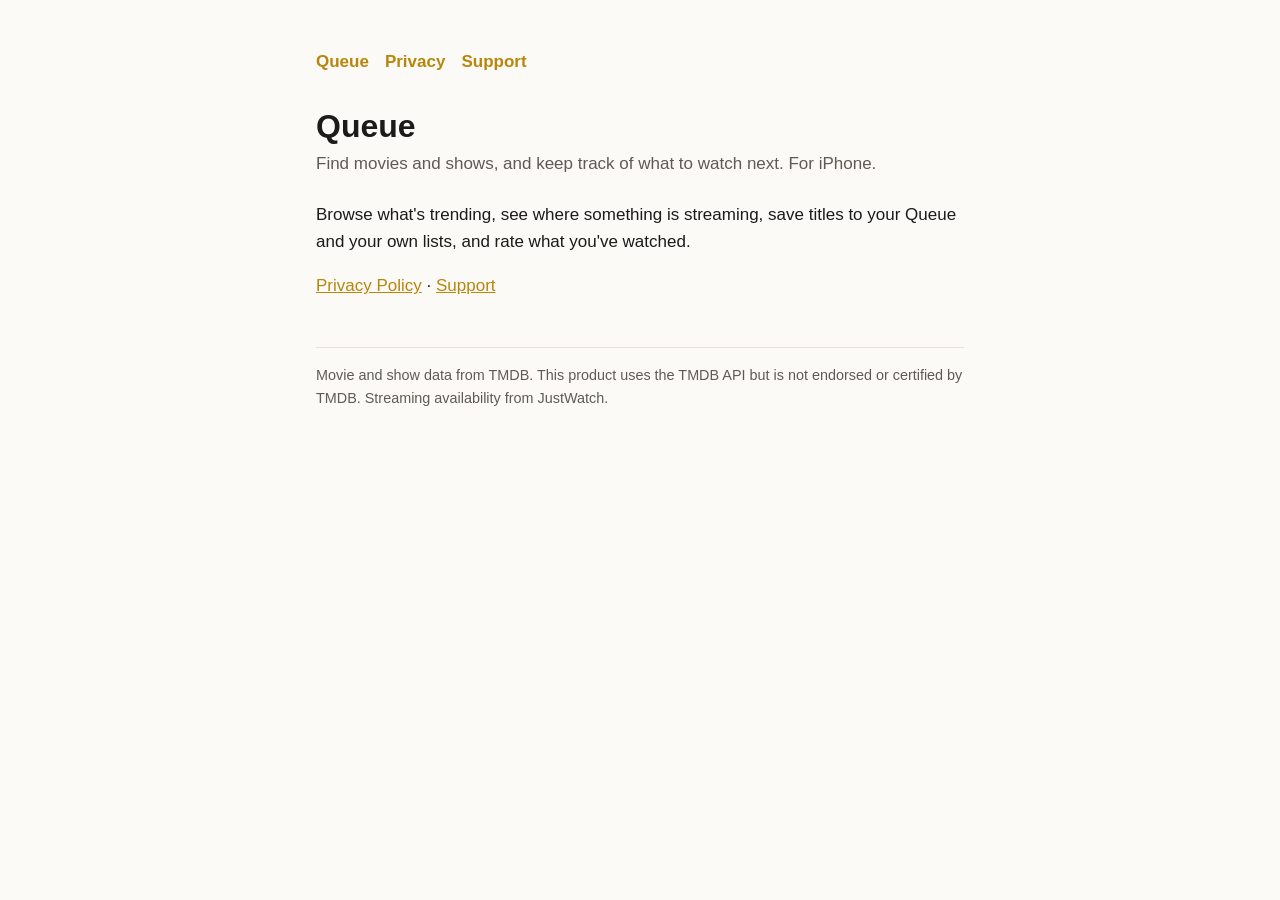
<file: index.html>
<!doctype html>
<html lang="en"><head><meta charset="utf-8"><meta name="viewport" content="width=device-width,initial-scale=1">
<title>Queue</title><link rel="stylesheet" href="style.css"></head>
<body><main>
<nav><a href="./">Queue</a><a href="privacy.html">Privacy</a><a href="support.html">Support</a></nav>
<h1>Queue</h1>
<p class="sub">Find movies and shows, and keep track of what to watch next. For iPhone.</p>
<p>Browse what's trending, see where something is streaming, save titles to your Queue and your own lists, and rate what you've watched.</p>
<p><a href="privacy.html">Privacy Policy</a> · <a href="support.html">Support</a></p>
<footer>Movie and show data from TMDB. This product uses the TMDB API but is not endorsed or certified by TMDB. Streaming availability from JustWatch.</footer>
</main></body></html>
</file>
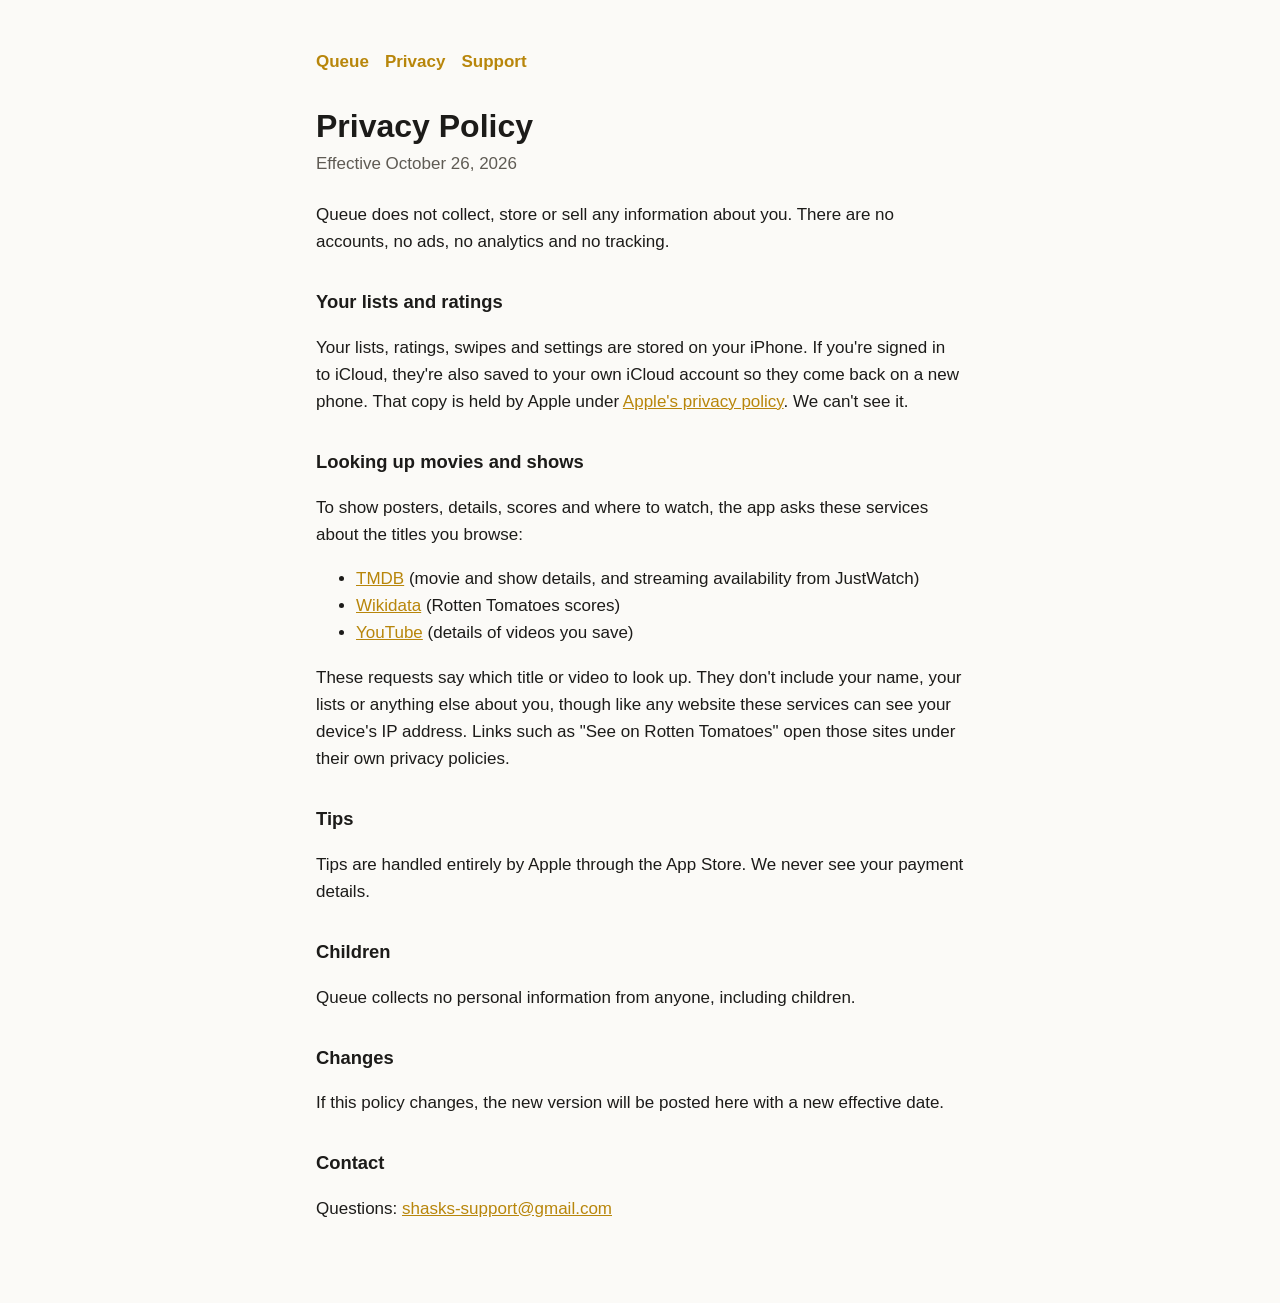
<file: privacy.html>
<!doctype html>
<html lang="en"><head><meta charset="utf-8"><meta name="viewport" content="width=device-width,initial-scale=1">
<title>Queue Privacy Policy</title><link rel="stylesheet" href="style.css"></head>
<body><main>
<nav><a href="./">Queue</a><a href="privacy.html">Privacy</a><a href="support.html">Support</a></nav>
<h1>Privacy Policy</h1>
<p class="sub">Effective October 26, 2026</p>

<p>Queue does not collect, store or sell any information about you. There are no accounts, no ads, no analytics and no tracking.</p>

<h2>Your lists and ratings</h2>
<p>Your lists, ratings, swipes and settings are stored on your iPhone. If you're signed in to iCloud, they're also saved to your own iCloud account so they come back on a new phone. That copy is held by Apple under <a href="https://www.apple.com/legal/privacy/">Apple's privacy policy</a>. We can't see it.</p>

<h2>Looking up movies and shows</h2>
<p>To show posters, details, scores and where to watch, the app asks these services about the titles you browse:</p>
<ul>
<li><a href="https://www.themoviedb.org/privacy-policy">TMDB</a> (movie and show details, and streaming availability from JustWatch)</li>
<li><a href="https://foundation.wikimedia.org/wiki/Policy:Privacy_policy">Wikidata</a> (Rotten Tomatoes scores)</li>
<li><a href="https://policies.google.com/privacy">YouTube</a> (details of videos you save)</li>
</ul>
<p>These requests say which title or video to look up. They don't include your name, your lists or anything else about you, though like any website these services can see your device's IP address. Links such as "See on Rotten Tomatoes" open those sites under their own privacy policies.</p>

<h2>Tips</h2>
<p>Tips are handled entirely by Apple through the App Store. We never see your payment details.</p>

<h2>Children</h2>
<p>Queue collects no personal information from anyone, including children.</p>

<h2>Changes</h2>
<p>If this policy changes, the new version will be posted here with a new effective date.</p>

<h2>Contact</h2>
<p>Questions: <a href="mailto:shasks-support@gmail.com">shasks-support@gmail.com</a></p>
</main></body></html>
</file>
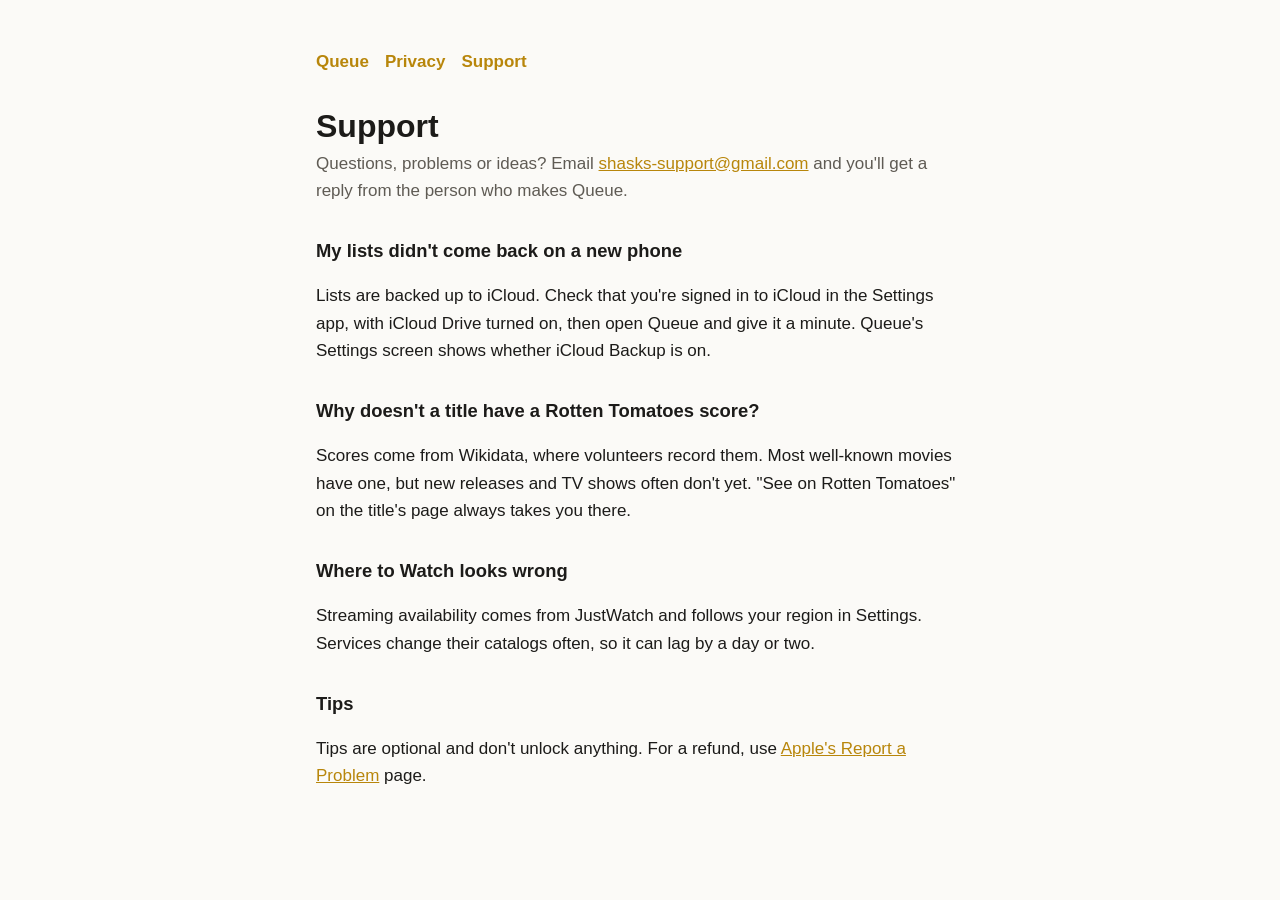
<file: support.html>
<!doctype html>
<html lang="en"><head><meta charset="utf-8"><meta name="viewport" content="width=device-width,initial-scale=1">
<title>Queue Support</title><link rel="stylesheet" href="style.css"></head>
<body><main>
<nav><a href="./">Queue</a><a href="privacy.html">Privacy</a><a href="support.html">Support</a></nav>
<h1>Support</h1>
<p class="sub">Questions, problems or ideas? Email <a href="mailto:shasks-support@gmail.com">shasks-support@gmail.com</a> and you'll get a reply from the person who makes Queue.</p>

<h2>My lists didn't come back on a new phone</h2>
<p>Lists are backed up to iCloud. Check that you're signed in to iCloud in the Settings app, with iCloud Drive turned on, then open Queue and give it a minute. Queue's Settings screen shows whether iCloud Backup is on.</p>

<h2>Why doesn't a title have a Rotten Tomatoes score?</h2>
<p>Scores come from Wikidata, where volunteers record them. Most well-known movies have one, but new releases and TV shows often don't yet. "See on Rotten Tomatoes" on the title's page always takes you there.</p>

<h2>Where to Watch looks wrong</h2>
<p>Streaming availability comes from JustWatch and follows your region in Settings. Services change their catalogs often, so it can lag by a day or two.</p>

<h2>Tips</h2>
<p>Tips are optional and don't unlock anything. For a refund, use <a href="https://reportaproblem.apple.com">Apple's Report a Problem</a> page.</p>
</main></body></html>
</file>
<file: style.css>
:root{--bg:#fbfaf7;--fg:#1c1b19;--muted:#5f5b54;--accent:#b8860b;--line:#e6e2da}
@media (prefers-color-scheme:dark){:root{--bg:#121110;--fg:#efece6;--muted:#a8a296;--accent:#f2b632;--line:#2a2825}}
*{box-sizing:border-box}
body{margin:0;background:var(--bg);color:var(--fg);font:17px/1.6 -apple-system,BlinkMacSystemFont,"Segoe UI",Roboto,sans-serif}
main{max-width:680px;margin:0 auto;padding:48px 16px 64px}
h1{font-size:2rem;line-height:1.2;margin:0 0 4px}
h2{font-size:1.15rem;margin:32px 0 8px}
p,li{color:var(--fg)}
.sub{color:var(--muted);margin:0 0 24px}
a{color:var(--accent)}
nav{display:flex;gap:16px;margin-bottom:32px;font-weight:600}
nav a{text-decoration:none}
footer{margin-top:48px;padding-top:16px;border-top:1px solid var(--line);color:var(--muted);font-size:.9rem}
</file>
